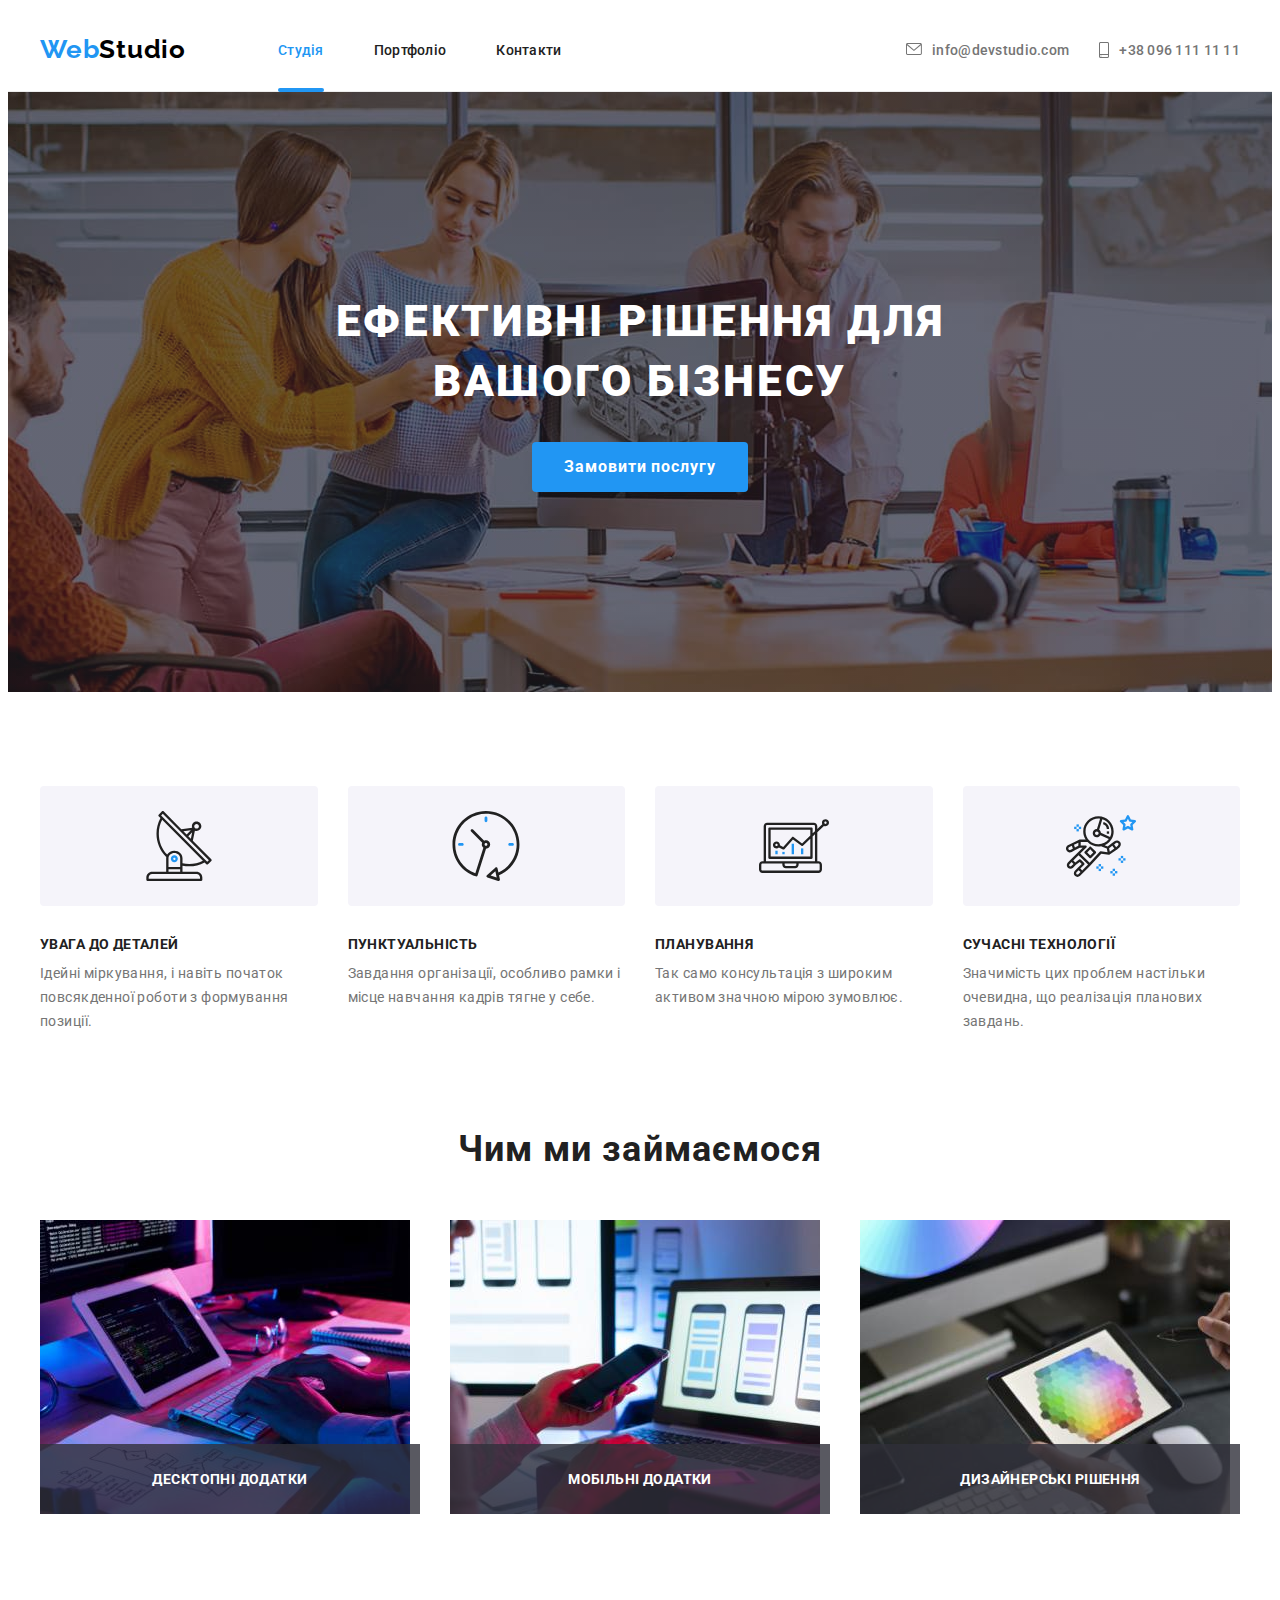
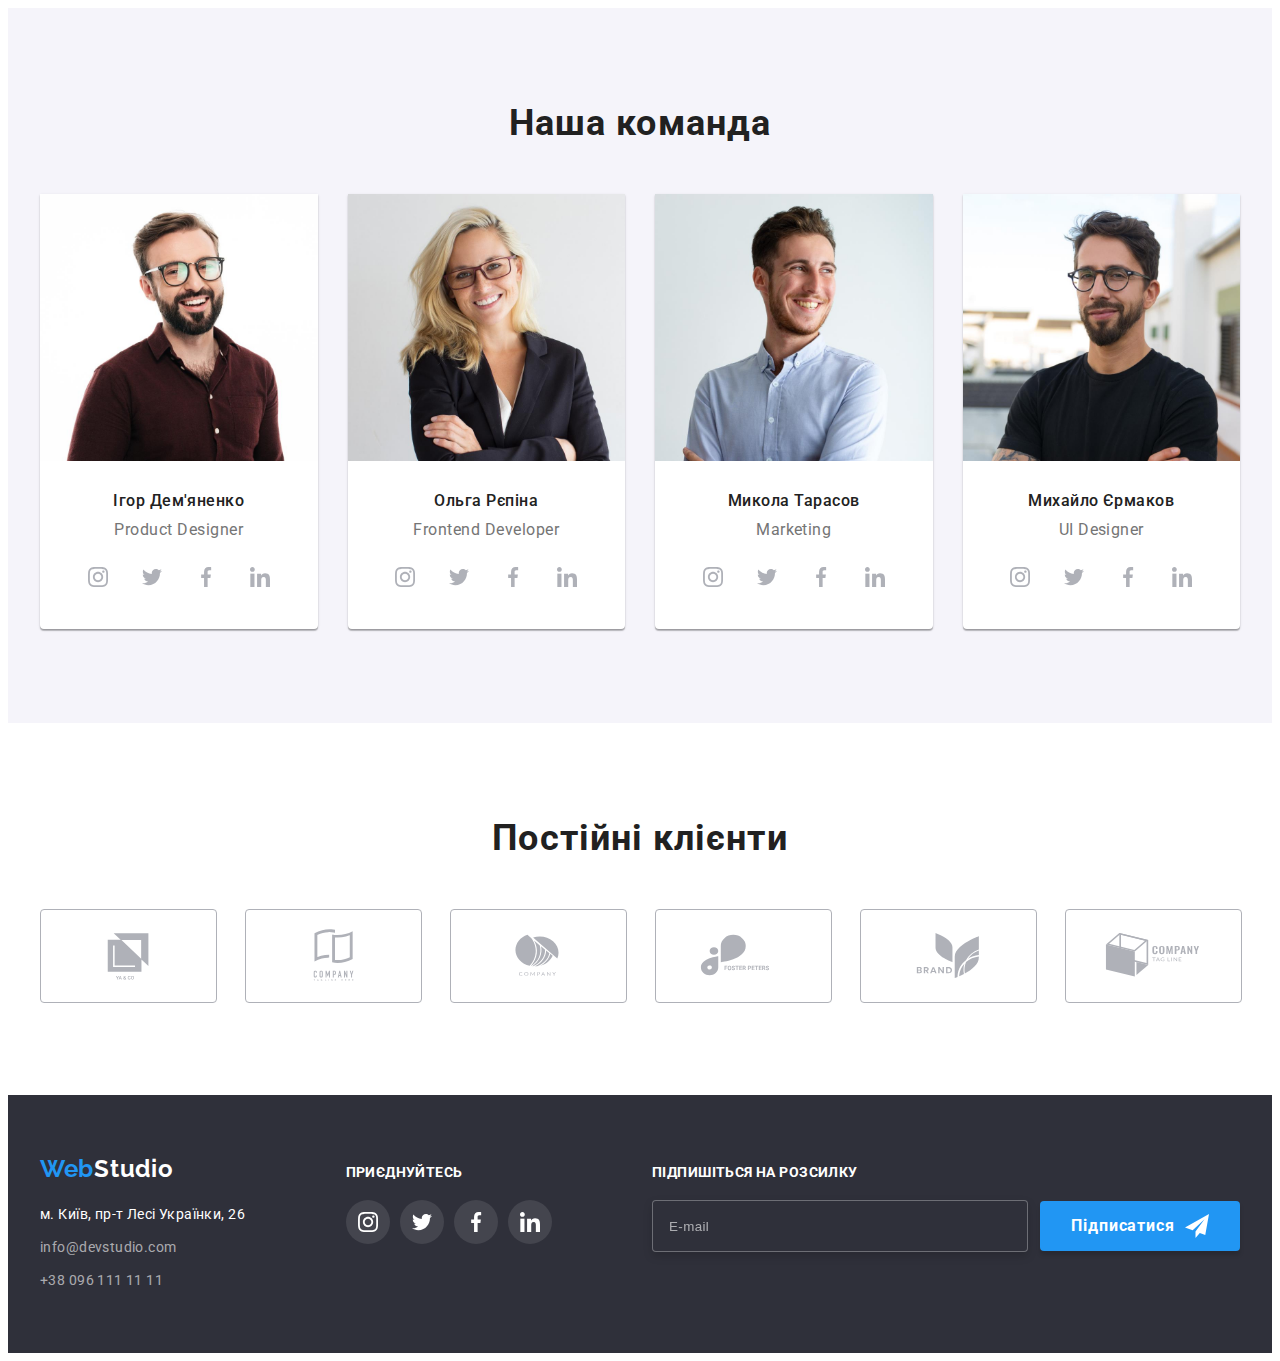
<file: index.html>
<!DOCTYPE html>
<html lang="uk">
  <head>
    <meta charset="UTF-8" />
    <meta http-equiv="X-UA-Compatible" content="IE=edge" />
    <meta name="viewport" content="width=device-width, initial-scale=1.0" />
    <title>Студія</title>
    <link
      href="https://fonts.googleapis.com/css2?family=Raleway:wght@700&family=Roboto:wght@400;500;700;900&display=swap"
      rel="stylesheet"
    />
    <link
      rel="stylesheet"
      href="https://cdnjs.cloudflare.com/ajax/libs/modern-normalize/1.1.0/modern-normalize.min.css"
      integrity="sha512-wpPYUAdjBVSE4KJnH1VR1HeZfpl1ub8YT/NKx4PuQ5NmX2tKuGu6U/JRp5y+Y8XG2tV+wKQpNHVUX03MfMFn9Q=="
      crossorigin="anonymous"
      referrerpolicy="no-referrer"
    />
    <link rel="stylesheet" href="./css/main.min.css" />
  </head>

  <body>
    <header>
      <div class="container header">
        <a href="./index.html" class="logo"
          >Web<span class="header-logo-ending">Studio</span>
        </a>
        <!---------- Mobile menu ---------->
        <button
          class="mobile-menu__button"
          type="button"
          aria-expanded="false"
          aria-controls="menu__container"
          data-menu-button
        >
          <svg
            width="40px"
            height="40px"
            aria-label="Переключатель мобильного меню"
          >
            <use
              class="mobile-menu__icon--open"
              href="./images/icons.svg#icon-menu"
            ></use>
            <use
              class="mobile-menu__icon--close"
              href="./images/icons.svg#icon-close-menu"
            ></use>
          </svg>
        </button>
        <div class="menu__container" id="menu__container" data-menu>
          <nav class="site-nav">
            <ul class="site-nav__list">
              <li class="site-nav__item">
                <a href="./index.html" class="current">Студія</a>
              </li>
              <li class="site-nav__item">
                <a href="./portfolio.html">Портфоліо</a>
              </li>
              <li class="site-nav__item"><a href="#contacts">Контакти</a></li>
            </ul>
          </nav>
          <div>
            <ul class="auth-nav">
              <li class="auth-nav__item">
                <a
                  href="mailto:info@devstudio.com"
                  class="auth-nav__item--mail button"
                >
                  <svg class="mail-icon" width="16px" height="12px">
                    <use href="./images/icons.svg#icon-envelope"></use></svg
                  >info@devstudio.com</a
                >
              </li>
              <li class="auth-nav__item">
                <a href="tel:+380961111111" class="auth-nav__item--tel button">
                  <svg class="smartphone-icon" width="10px" height="16px">
                    <use href="./images/icons.svg#icon-smartphone"></use></svg
                  >+38 096 111 11 11</a
                >
              </li>
            </ul>
            <ul class="menu-social__list">
              <li class="menu-social__item">
                <a
                  href="https://www.instagram.com/"
                  target="_blank"
                  rel="noopener noreferrer"
                  >Instagram</a
                >
              </li>
              <li class="menu-social__item">
                <a
                  href="https://twitter.com/"
                  target="_blank"
                  rel="noopener noreferrer"
                  >Twitter</a
                >
              </li>
              <li class="menu-social__item">
                <a
                  href="https://www.facebook.com/"
                  target="_blank"
                  rel="noopener noreferrer"
                  >Facebook</a
                >
              </li>
              <li class="menu-social__item">
                <a
                  href="https://www.linkedin.com/"
                  target="_blank"
                  rel="noopener noreferrer"
                  >LinkedIn</a
                >
              </li>
            </ul>
          </div>
        </div>
      </div>
    </header>

    <main>
      <!---------- Герой ---------->
      <section class="section hero">
        <div class="container hero__container">
          <h1 class="hero__title">Ефективні рішення для вашого бізнесу</h1>
          <button class="hero__button" type="button" data-modal-open>
            Замовити послугу
          </button>
        </div>
      </section>

      <!---------- Особливості ---------->
      <section class="section peculiarities">
        <div class="container">
          <h2 class="section__title visually-hidden">Особливості</h2>
          <ul class="section__list peculiarities__list">
            <li class="peculiarities__item">
              <div class="peculiarities__icon-container">
                <svg width="70px" height="70px" class="peculiarities__icon">
                  <use href="./images/icons.svg#icon-antenna"></use>
                </svg>
              </div>
              <h3 class="title peculiarities__title">Увага до деталей</h3>
              <p class="peculiarities__text">
                Ідейні міркування, і навіть початок повсякденної роботи з
                формування позиції.
              </p>
            </li>
            <li class="peculiarities__item">
              <div class="peculiarities__icon-container">
                <svg width="70px" height="70px" class="peculiarities__icon">
                  <use href="./images/icons.svg#icon-clock"></use>
                </svg>
              </div>
              <h3 class="title peculiarities__title">Пунктуальність</h3>
              <p class="peculiarities__text">
                Завдання організації, особливо рамки і місце навчання кадрів
                тягне у себе.
              </p>
            </li>
            <li class="peculiarities__item">
              <div class="peculiarities__icon-container">
                <svg width="70px" height="70px" class="peculiarities__icon">
                  <use href="./images/icons.svg#icon-diagram"></use>
                </svg>
              </div>
              <h3 class="title peculiarities__title">Планування</h3>
              <p class="peculiarities__text">
                Так само консультація з широким активом значною мірою зумовлює.
              </p>
            </li>
            <li class="peculiarities__item">
              <div class="peculiarities__icon-container">
                <svg width="70px" height="70px" class="peculiarities__icon">
                  <use href="./images/icons.svg#icon-astronaut"></use>
                </svg>
              </div>
              <h3 class="title peculiarities__title">Сучасні технології</h3>
              <p class="peculiarities__text">
                Значимість цих проблем настільки очевидна, що реалізація
                планових завдань.
              </p>
            </li>
          </ul>
        </div>
      </section>

      <!---------- Чим займаємося ---------->
      <section class="section works">
        <div class="container works">
          <h2 class="section__title">Чим ми займаємося</h2>
          <ul class="section__list works">
            <li class="works-item">
              <picture>
                <source
                  srcset="
                    ./images/works-img1-1x.jpg 1x,
                    ./images/works-img1-2x.jpg 2x
                  "
                  media="(min-width: 1200px)"
                />
                <img
                  src="./images/works-img1-1x.jpg"
                  alt="Програміст великим планом працює за своїм столом в офісі"
                  width="370"
                />
              </picture>
              <p class="works-item-img-text">Десктопні додатки</p>
            </li>
            <li class="works-item">
              <picture>
                <source
                  srcset="
                    ./images/works-img2-1x.jpg 1x,
                    ./images/works-img2-2x.jpg 2x
                  "
                  media="(min-width: 1200px)"
                />
                <img
                  src="./images/works-img2-1x.jpg"
                  alt="Веб-дизайнер працює над інтерфейсом мобільних телефонів"
                  width="370"
                />
              </picture>
              <p class="works-item-img-text">Мобільні додатки</p>
            </li>
            <li class="works-item">
              <picture>
                <source
                  srcset="
                    ./images/works-img3-1x.jpg 1x,
                    ./images/works-img3-2x.jpg 2x
                  "
                  media="(min-width: 1200px)"
                />
                <img
                  src="./images/works-img3-1x.jpg"
                  alt="Креативний художник з включеним графічним планшетом для вибору кольору"
                  width="370"
                />
              </picture>
              <p class="works-item-img-text">Дизайнерські рішення</p>
            </li>
          </ul>
        </div>
      </section>

      <!---------- Наша команда ---------->
      <section class="section team">
        <div class="container">
          <h2 class="section__title">Наша команда</h2>
          <ul class="section__list team">
            <li class="team-item">
              <picture>
                <source
                  srcset="
                    ./images/product-designer-desktop-1x.jpg 1x,
                    ./images/product-designer-desktop-2x.jpg 2x
                  "
                  media="(min-width: 1200px)"
                />
                <source
                  srcset="
                    ./images/product-designer-tab-1x.jpg 1x,
                    ./images/product-designer-tab-2x.jpg 2x
                  "
                  media="(min-width: 768px)"
                />
                <source
                  srcset="
                    ./images/product-designer-mob-1x.jpg 1x,
                    ./images/product-designer-mob-2x.jpg 2x
                  "
                  media="(min-width: 480px)"
                />
                <img
                  src="./images/product-designer-mob-1x.jpg"
                  alt="Ігор Дем'яненко"
                  width="450"
                />
              </picture>
              <div class="team-item-about">
                <h3 class="title">Ігор Дем'яненко</h3>
                <p class="text" lang="en">Product Designer</p>
                <ul class="social-list">
                  <li class="social-item">
                    <a
                      class="social-link"
                      href="https://www.instagram.com/"
                      target="_blank"
                      rel="noopener noreferrer"
                    >
                      <svg class="social-icon" width="20px" height="20px">
                        <use href="./images/icons.svg#icon-instagram"></use>
                      </svg>
                    </a>
                  </li>
                  <li class="social-item">
                    <a
                      class="social-link"
                      href="https://twitter.com/"
                      target="_blank"
                      rel="noopener noreferrer"
                    >
                      <svg class="social-icon" width="20px" height="20px">
                        <use href="./images/icons.svg#icon-twitter"></use>
                      </svg>
                    </a>
                  </li>
                  <li class="social-item">
                    <a
                      class="social-link"
                      href="https://www.facebook.com/"
                      target="_blank"
                      rel="noopener noreferrer"
                    >
                      <svg class="social-icon" width="20px" height="20px">
                        <use href="./images/icons.svg#icon-facebook"></use>
                      </svg>
                    </a>
                  </li>
                  <li class="social-item">
                    <a
                      class="social-link"
                      href="https://www.linkedin.com/"
                      target="_blank"
                      rel="noopener noreferrer"
                    >
                      <svg class="social-icon" width="20px" height="20px">
                        <use href="./images/icons.svg#icon-linkedin"></use>
                      </svg>
                    </a>
                  </li>
                </ul>
              </div>
            </li>
            <li class="team-item">
              <picture>
                <source
                  srcset="
                    ./images/frontend-developer-desktop-1x.jpg 1x,
                    ./images/frontend-developer-desktop-2x.jpg 2x
                  "
                  media="(min-width: 1200px)"
                />
                <source
                  srcset="
                    ./images/frontend-developer-tab-1x.jpg 1x,
                    ./images/frontend-developer-tab-2x.jpg 2x
                  "
                  media="(min-width: 768px)"
                />
                <source
                  srcset="
                    ./images/frontend-developer-mob-1x.jpg 1x,
                    ./images/frontend-developer-mob-2x.jpg 2x
                  "
                  media="(min-width: 480px)"
                />
                <img
                  src="./images/frontend-developer-mob-1x.jpg"
                  alt="Ольга Рєпіна"
                  width="450"
                />
              </picture>
              <div class="team-item-about">
                <h3 class="title">Ольга Рєпіна</h3>
                <p class="text" lang="en">Frontend Developer</p>
                <ul class="social-list">
                  <li class="social-item">
                    <a
                      class="social-link"
                      href="https://www.instagram.com/"
                      target="_blank"
                      rel="noopener noreferrer"
                    >
                      <svg class="social-icon" width="20px" height="20px">
                        <use href="./images/icons.svg#icon-instagram"></use>
                      </svg>
                    </a>
                  </li>
                  <li class="social-item">
                    <a
                      class="social-link"
                      href="https://twitter.com/"
                      target="_blank"
                      rel="noopener noreferrer"
                    >
                      <svg class="social-icon" width="20px" height="20px">
                        <use href="./images/icons.svg#icon-twitter"></use>
                      </svg>
                    </a>
                  </li>
                  <li class="social-item">
                    <a
                      class="social-link"
                      href="https://www.facebook.com/"
                      target="_blank"
                      rel="noopener noreferrer"
                    >
                      <svg class="social-icon" width="20px" height="20px">
                        <use href="./images/icons.svg#icon-facebook"></use>
                      </svg>
                    </a>
                  </li>
                  <li class="social-item">
                    <a
                      class="social-link"
                      href="https://www.linkedin.com/"
                      target="_blank"
                      rel="noopener noreferrer"
                    >
                      <svg class="social-icon" width="20px" height="20px">
                        <use href="./images/icons.svg#icon-linkedin"></use>
                      </svg>
                    </a>
                  </li>
                </ul>
              </div>
            </li>
            <li class="team-item">
              <picture>
                <source
                  srcset="
                    ./images/marketing-desktop-1x.jpg 1x,
                    ./images/marketing-desktop-2x.jpg 2x
                  "
                  media="(min-width: 1200px)"
                />
                <source
                  srcset="
                    ./images/marketing-tab-1x.jpg 1x,
                    ./images/marketing-tab-2x.jpg 2x
                  "
                  media="(min-width: 768px)"
                />
                <source
                  srcset="
                    ./images/marketing-mob-1x.jpg 1x,
                    ./images/marketing-mob-2x.jpg 2x
                  "
                  media="(min-width: 480px)"
                />
                <img
                  src="./images/marketing-mob-1x.jpg"
                  alt="Микола Тарасов"
                  width="450"
                />
              </picture>
              <div class="team-item-about">
                <h3 class="title">Микола Тарасов</h3>
                <p class="text" lang="en">Marketing</p>
                <ul class="social-list">
                  <li class="social-item">
                    <a
                      class="social-link"
                      href="https://www.instagram.com/"
                      target="_blank"
                      rel="noopener noreferrer"
                    >
                      <svg class="social-icon" width="20px" height="20px">
                        <use href="./images/icons.svg#icon-instagram"></use>
                      </svg>
                    </a>
                  </li>
                  <li class="social-item">
                    <a
                      class="social-link"
                      href="https://twitter.com/"
                      target="_blank"
                      rel="noopener noreferrer"
                    >
                      <svg class="social-icon" width="20px" height="20px">
                        <use href="./images/icons.svg#icon-twitter"></use>
                      </svg>
                    </a>
                  </li>
                  <li class="social-item">
                    <a
                      class="social-link"
                      href="https://www.facebook.com/"
                      target="_blank"
                      rel="noopener noreferrer"
                    >
                      <svg class="social-icon" width="20px" height="20px">
                        <use href="./images/icons.svg#icon-facebook"></use>
                      </svg>
                    </a>
                  </li>
                  <li class="social-item">
                    <a
                      class="social-link"
                      href="https://www.linkedin.com/"
                      target="_blank"
                      rel="noopener noreferrer"
                    >
                      <svg class="social-icon" width="20px" height="20px">
                        <use href="./images/icons.svg#icon-linkedin"></use>
                      </svg>
                    </a>
                  </li>
                </ul>
              </div>
            </li>
            <li class="team-item">
              <picture>
                <source
                  srcset="
                    ./images/ui-designer-desktop-1x.jpg 1x,
                    ./images/ui-designer-desktop-2x.jpg 2x
                  "
                  media="(min-width: 1200px)"
                />
                <source
                  srcset="
                    ./images/ui-designer-tab-1x.jpg 1x,
                    ./images/ui-designer-tab-2x.jpg 2x
                  "
                  media="(min-width: 768px)"
                />
                <source
                  srcset="
                    ./images/ui-designer-mob-1x.jpg 1x,
                    ./images/ui-designer-mob-2x.jpg 2x
                  "
                  media="(min-width: 480px)"
                />
                <img
                  src="./images/ui-designer-mob-1x.jpg"
                  alt="Михайло Єрмаков"
                  width="450"
                />
              </picture>
              <div class="team-item-about">
                <h3 class="title">Михайло Єрмаков</h3>
                <p class="text" lang="en">UI Designer</p>
                <ul class="social-list">
                  <li class="social-item">
                    <a
                      class="social-link"
                      href="https://www.instagram.com/"
                      target="_blank"
                      rel="noopener noreferrer"
                    >
                      <svg class="social-icon" width="20px" height="20px">
                        <use href="./images/icons.svg#icon-instagram"></use>
                      </svg>
                    </a>
                  </li>
                  <li class="social-item">
                    <a
                      class="social-link"
                      href="https://twitter.com/"
                      target="_blank"
                      rel="noopener noreferrer"
                    >
                      <svg class="social-icon" width="20px" height="20px">
                        <use href="./images/icons.svg#icon-twitter"></use>
                      </svg>
                    </a>
                  </li>
                  <li class="social-item">
                    <a
                      class="social-link"
                      href="https://www.facebook.com/"
                      target="_blank"
                      rel="noopener noreferrer"
                    >
                      <svg class="social-icon" width="20px" height="20px">
                        <use href="./images/icons.svg#icon-facebook"></use>
                      </svg>
                    </a>
                  </li>
                  <li class="social-item">
                    <a
                      class="social-link"
                      href="https://www.linkedin.com/"
                      target="_blank"
                      rel="noopener noreferrer"
                    >
                      <svg class="social-icon" width="20px" height="20px">
                        <use href="./images/icons.svg#icon-linkedin"></use>
                      </svg>
                    </a>
                  </li>
                </ul>
              </div>
            </li>
          </ul>
        </div>
      </section>

      <!---------- Наші клієнти ---------->
      <section class="section clients">
        <div class="container">
          <h2 class="section__title">Постійні клієнти</h2>
          <ul class="clients__list">
            <li class="clients__item">
              <a class="clients__link" href="">
                <svg class="clients__icon" width="106px" height="60px">
                  <use href="./images/icons.svg#icon-ya-and-co"></use>
                </svg>
              </a>
            </li>
            <li class="clients__item">
              <a class="clients__link" href="">
                <svg class="clients__icon" width="106px" height="60px">
                  <use
                    href="./images/icons.svg#icon-company-tag-line-here"
                  ></use>
                </svg>
              </a>
            </li>
            <li class="clients__item">
              <a class="clients__link" href="">
                <svg class="clients__icon" width="106px" height="60px">
                  <use href="./images/icons.svg#icon-company"></use>
                </svg>
              </a>
            </li>
            <li class="clients__item">
              <a class="clients__link" href="">
                <svg class="clients__icon" width="106px" height="60px">
                  <use href="./images/icons.svg#icon-foster-peters"></use>
                </svg>
              </a>
            </li>
            <li class="clients__item">
              <a class="clients__link" href="">
                <svg class="clients__icon" width="106px" height="60px">
                  <use href="./images/icons.svg#icon-brand"></use>
                </svg>
              </a>
            </li>
            <li class="clients__item">
              <a class="clients__link" href="">
                <svg class="clients__icon" width="106px" height="60px">
                  <use href="./images/icons.svg#icon-company-tag-line"></use>
                </svg>
              </a>
            </li>
          </ul>
        </div>
      </section>
    </main>

    <!---------- footer ---------->

    <footer>
      <div class="container">
        <div class="footer-container">
          <div class="logo-address-container">
            <a href="./index.html" class="logo"
              >Web<span class="footer-logo-ending">Studio</span></a
            >
            <address id="contacts">
              <ul class="address-list">
                <li class="address-item">
                  <a
                    href="https://goo.gl/maps/nT2pFgaQttPLfZXJ7"
                    class="map-link address-link"
                    >м. Київ, пр-т Лесі Українки, 26</a
                  >
                </li>
                <li class="address-item">
                  <a href="mailto:info@devstudio.com" class="address-link"
                    >info@devstudio.com</a
                  >
                </li>
                <li class="address-item">
                  <a href="tel:+380961111111" class="address-link"
                    >+38 096 111 11 11</a
                  >
                </li>
              </ul>
            </address>
          </div>
          <div class="footer-join">
            <p class="footer-join-title">Приєднуйтесь</p>
            <ul class="footer-join-list">
              <li class="footer-join-item">
                <a
                  class="footer-join-link"
                  href="https://www.instagram.com/"
                  target="_blank"
                  rel="noopener noreferrer"
                  ><svg class="footer-join-icon" width="20px" height="20px">
                    <use href="./images/icons.svg#icon-instagram"></use></svg
                ></a>
              </li>
              <li class="footer-join-item">
                <a
                  class="footer-join-link"
                  href="https://twitter.com/"
                  target="_blank"
                  rel="noopener noreferrer"
                  ><svg class="footer-join-icon" width="20px" height="20px">
                    <use href="./images/icons.svg#icon-twitter"></use></svg
                ></a>
              </li>
              <li class="footer-join-item">
                <a
                  class="footer-join-link"
                  href="https://www.facebook.com/"
                  target="_blank"
                  rel="noopener noreferrer"
                  ><svg class="footer-join-icon" width="20px" height="20px">
                    <use href="./images/icons.svg#icon-facebook"></use></svg
                ></a>
              </li>
              <li class="footer-join-item">
                <a
                  class="footer-join-link"
                  href="https://www.linkedin.com/"
                  target="_blank"
                  rel="noopener noreferrer"
                  ><svg class="footer-join-icon" width="20px" height="20px">
                    <use href="./images/icons.svg#icon-linkedin"></use></svg
                ></a>
              </li>
            </ul>
          </div>
          <div class="footer-subscription">
            <h3 class="footer-subscription-title">Підпишіться на розсилку</h3>
            <form class="footer-subscription-form">
              <label for="footer-subscription-email"></label>
              <input
                type="email"
                name="email"
                placeholder="E-mail"
                id="footer-subscription-email"
              />
              <button
                class="footer-subscription-button hero__button"
                type="submit"
              >
                Підписатися
                <svg
                  class="footer-subscription-icon"
                  width="24px"
                  height="24px"
                >
                  <use href="./images/icons.svg#icon-send"></use>
                </svg>
              </button>
            </form>
          </div>
        </div>
      </div>
    </footer>

    <!---------- backdrop ---------->

    <div class="backdrop is-hidden" data-modal>
      <div class="modal">
        <button class="modal-button" type="button" data-modal-close>
          <svg class="modal-button-icon" width="11px" height="11px">
            <use href="./images/icons.svg#icon-close"></use>
          </svg>
        </button>
        <h2 class="modal-title">Залиште свої дані, ми вам передзвонимо</h2>
        <form class="modal-form">
          <div class="modal-form-field-list">
            <div class="modal-form-field">
              <label for="name">Ім'я</label>
              <div class="modal-form-field-input">
                <input type="text" name="name" id="name" />
                <svg class="modal-form-icon" width="18px" height="18px">
                  <use href="./images/icons.svg#icon-person"></use>
                </svg>
              </div>
            </div>
            <div class="modal-form-field">
              <label for="tel">Телефон</label>
              <div class="modal-form-field-input">
                <input type="tel" name="tel" id="tel" />
                <svg class="modal-form-icon" width="18px" height="18px">
                  <use href="./images/icons.svg#icon-phone"></use>
                </svg>
              </div>
            </div>
            <div class="modal-form-field">
              <label for="email">Пошта</label>
              <div class="modal-form-field-input">
                <input type="email" name="email" id="email" />
                <svg class="modal-form-icon" width="18px" height="18px">
                  <use href="./images/icons.svg#icon-email"></use>
                </svg>
              </div>
            </div>
            <div class="modal-form-field">
              <label for="textarea">Коментар</label>
              <textarea
                name="coment"
                id="textarea"
                rows="10"
                placeholder="Введіть текст"
              ></textarea>
            </div>
          </div>
          <div class="modal-form-checkbox">
            <label class="modal-form-checkbox-label">
              <input type="checkbox" />
              <svg class="modal-form-checkbox-icon" width="15px" height="15px">
                <use href="./images/icons.svg#icon-checkbox"></use>
              </svg>
              <span>
                Погоджуюся з розсилкою та приймаю<a href="">Умови договору</a>
              </span>
            </label>
          </div>
          <button class="form-button hero__button" type="submit">
            Відправити
          </button>
        </form>
      </div>
    </div>

    <script src="./js/modal.js"></script>
    <script src="./js/mobile-menu.js"></script>
  </body>
</html>
</file>
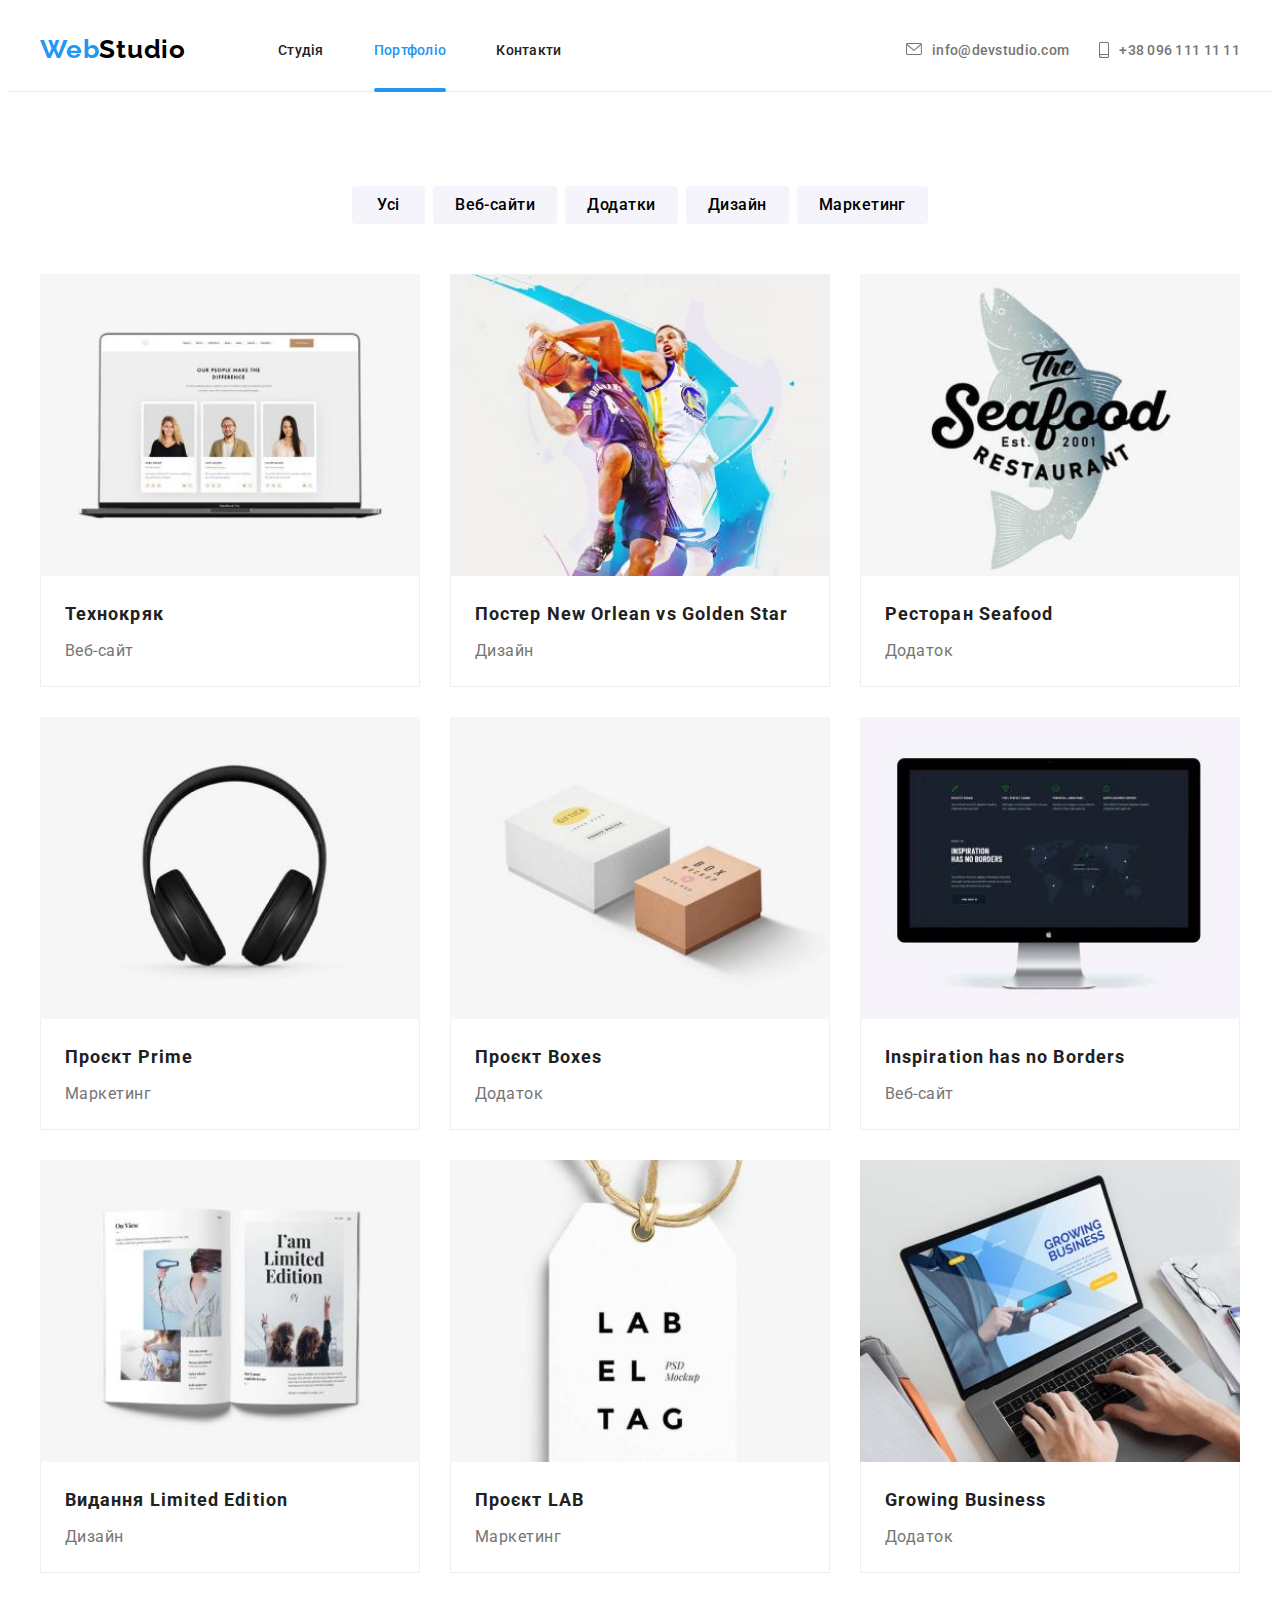
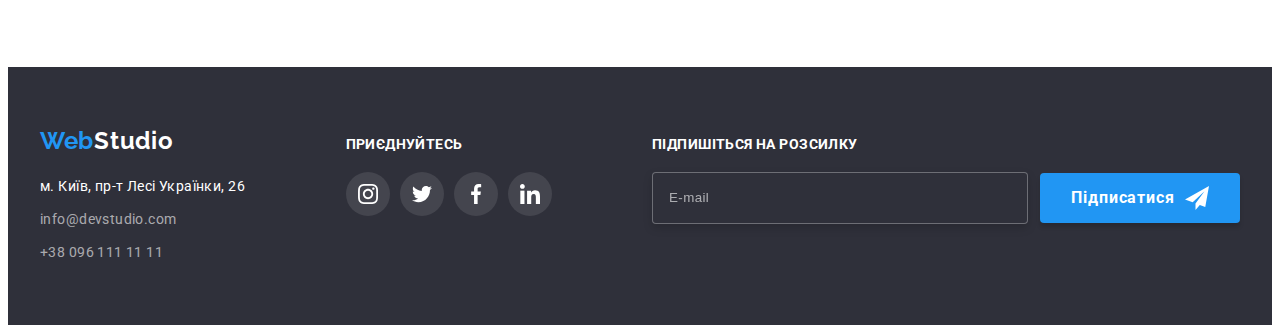
<file: portfolio.html>
<!DOCTYPE html>
<html lang="uk">
  <head>
    <meta charset="UTF-8" />
    <meta http-equiv="X-UA-Compatible" content="IE=edge" />
    <meta name="viewport" content="width=device-width, initial-scale=1.0" />
    <title>Портфоліо</title>
    <link
      href="https://fonts.googleapis.com/css2?family=Raleway:wght@700&family=Roboto:wght@400;500;700;900&display=swap"
      rel="stylesheet"
    />
    <link
      rel="stylesheet"
      href="https://cdnjs.cloudflare.com/ajax/libs/modern-normalize/1.1.0/modern-normalize.min.css"
      integrity="sha512-wpPYUAdjBVSE4KJnH1VR1HeZfpl1ub8YT/NKx4PuQ5NmX2tKuGu6U/JRp5y+Y8XG2tV+wKQpNHVUX03MfMFn9Q=="
      crossorigin="anonymous"
      referrerpolicy="no-referrer"
    />
    <link rel="stylesheet" href="./css/main.min.css" />
  </head>

  <body>
    <header>
      <div class="container header">
        <a href="./index.html" class="logo"
          >Web<span class="header-logo-ending">Studio</span>
        </a>
        <!---------- Mobile menu ---------->
        <button
          class="mobile-menu__button"
          type="button"
          aria-expanded="false"
          aria-controls="menu__container"
          data-menu-button
        >
          <svg
            width="40px"
            height="40px"
            aria-label="Переключатель мобильного меню"
          >
            <use
              class="mobile-menu__icon--open"
              href="./images/icons.svg#icon-menu"
            ></use>
            <use
              class="mobile-menu__icon--close"
              href="./images/icons.svg#icon-close-menu"
            ></use>
          </svg>
        </button>
        <div class="menu__container" id="menu__container" data-menu>
          <nav class="site-nav">
            <ul class="site-nav__list">
              <li class="site-nav__item">
                <a href="./index.html">Студія</a>
              </li>
              <li class="site-nav__item">
                <a href="./portfolio.html" class="current">Портфоліо</a>
              </li>
              <li class="site-nav__item"><a href="#contacts">Контакти</a></li>
            </ul>
          </nav>
          <div>
            <ul class="auth-nav">
              <li class="auth-nav__item">
                <a
                  href="mailto:info@devstudio.com"
                  class="auth-nav__item--mail button"
                >
                  <svg class="mail-icon" width="16px" height="12px">
                    <use href="./images/icons.svg#icon-envelope"></use></svg
                  >info@devstudio.com</a
                >
              </li>
              <li class="auth-nav__item">
                <a href="tel:+380961111111" class="auth-nav__item--tel button">
                  <svg class="smartphone-icon" width="10px" height="16px">
                    <use href="./images/icons.svg#icon-smartphone"></use></svg
                  >+38 096 111 11 11</a
                >
              </li>
            </ul>
            <ul class="menu-social__list">
              <li class="menu-social__item">
                <a href="">Instagram</a>
              </li>
              <li class="menu-social__item">
                <a href="">Twitter</a>
              </li>
              <li class="menu-social__item">
                <a href="">Facebook</a>
              </li>
              <li class="menu-social__item">
                <a href="">LinkedIn</a>
              </li>
            </ul>
          </div>
        </div>
      </div>
    </header>

    <main>
      <section class="section portfolio">
        <div class="container">
          <h1 class="visually-hidden">Портфоліо</h1>
          <ul class="portfolio__list--button">
            <li>
              <button class="portfolio__button" type="button">Усі</button>
            </li>
            <li>
              <button class="portfolio__button" type="button">Веб-сайти</button>
            </li>
            <li>
              <button class="portfolio__button" type="button">Додатки</button>
            </li>
            <li>
              <button class="portfolio__button" type="button">Дизайн</button>
            </li>
            <li>
              <button class="portfolio__button" type="button">Маркетинг</button>
            </li>
          </ul>
          <ul class="portfolio__list">
            <li class="portfolio__item">
              <a class="portfolio__link" href="">
                <div class="portfolio__img">
                  <picture>
                    <source
                      srcset="
                        ./images/portfolio1-desktop-1x.jpg 1x,
                        ./images/portfolio1-desktop-2x.jpg 2x
                      "
                      media="(min-width: 1200px)"
                    />
                    <source
                      srcset="
                        ./images/portfolio1-tab-1x.jpg 1x,
                        ./images/portfolio1-tab-2x.jpg 2x
                      "
                      media="(min-width: 768px)"
                    />
                    <source
                      srcset="
                        ./images/portfolio1-mob-1x.jpg 1x,
                        ./images/portfolio1-mob-2x.jpg 2x
                      "
                      media="(min-width: 480px)"
                    />
                    <img
                      src="./images/portfolio1-mob-1x.jpg"
                      alt="Відкритий ноутбук з зображенням фотографій людей з описом до них"
                      width="450"
                    />
                  </picture>
                  <div class="portfolio__description">
                    <p>
                      Ресурс пропонує комплексні пропозиції з різним рівнем
                      функціоналу та сервісів. Все це дозволить відвідувачу
                      отримати вичерпні відомості про компанію чи приватну
                      особу.
                    </p>
                  </div>
                </div>
                <div class="portfolio__project">
                  <h2 class="portfolio__title">Технокряк</h2>
                  <p class="portfolio__text">Веб-сайт</p>
                </div>
              </a>
            </li>
            <li class="portfolio__item">
              <a class="portfolio__link" href="">
                <div class="portfolio__img">
                  <picture>
                    <source
                      srcset="
                        ./images/portfolio2-desktop-1x.jpg 1x,
                        ./images/portfolio2-desktop-2x.jpg 2x
                      "
                      media="(min-width: 1200px)"
                    />
                    <source
                      srcset="
                        ./images/portfolio2-tab-1x.jpg 1x,
                        ./images/portfolio2-tab-2x.jpg 2x
                      "
                      media="(min-width: 768px)"
                    />
                    <source
                      srcset="
                        ./images/portfolio2-mob-1x.jpg 1x,
                        ./images/portfolio2-mob-2x.jpg 2x
                      "
                      media="(min-width: 480px)"
                    />
                    <img
                      src="./images/portfolio2-mob-1x.jpg"
                      alt="Два баскетболіста під час гри з мʼячем"
                      width="450"
                    />
                  </picture>
                  <div class="portfolio__description">
                    <p>
                      Ресурс пропонує комплексні пропозиції з різним рівнем
                      функціоналу та сервісів. Все це дозволить відвідувачу
                      отримати вичерпні відомості про компанію чи приватну
                      особу.
                    </p>
                  </div>
                </div>
                <div class="portfolio__project">
                  <h2 class="portfolio__title">
                    Постер <span lang="en">New Orlean vs Golden Star</span>
                  </h2>
                  <p class="portfolio__text">Дизайн</p>
                </div></a
              >
            </li>
            <li class="portfolio__item">
              <a class="portfolio__link" href="">
                <div class="portfolio__img">
                  <picture>
                    <source
                      srcset="
                        ./images/portfolio3-desktop-1x.jpg 1x,
                        ./images/portfolio3-desktop-2x.jpg 2x
                      "
                      media="(min-width: 1200px)"
                    />
                    <source
                      srcset="
                        ./images/portfolio3-tab-1x.jpg 1x,
                        ./images/portfolio3-tab-2x.jpg 2x
                      "
                      media="(min-width: 768px)"
                    />
                    <source
                      srcset="
                        ./images/portfolio3-mob-1x.jpg 1x,
                        ./images/portfolio3-mob-2x.jpg 2x
                      "
                      media="(min-width: 480px)"
                    />
                    <img
                      src="./images/portfolio3-mob-1x.jpg"
                      alt="Логотип з назвою рибного ресторану"
                      width="450"
                    />
                  </picture>
                  <div class="portfolio__description">
                    <p>
                      Ресурс пропонує комплексні пропозиції з різним рівнем
                      функціоналу та сервісів. Все це дозволить відвідувачу
                      отримати вичерпні відомості про компанію чи приватну
                      особу.
                    </p>
                  </div>
                </div>
                <div class="portfolio__project">
                  <h2 class="portfolio__title">
                    Ресторан <span lang="en">Seafood</span>
                  </h2>
                  <p class="portfolio__text">Додаток</p>
                </div></a
              >
            </li>
            <li class="portfolio__item">
              <a class="portfolio__link" href="">
                <div class="portfolio__img">
                  <picture>
                    <source
                      srcset="
                        ./images/portfolio4-desktop-1x.jpg 1x,
                        ./images/portfolio4-desktop-2x.jpg 2x
                      "
                      media="(min-width: 1200px)"
                    />
                    <source
                      srcset="
                        ./images/portfolio4-tab-1x.jpg 1x,
                        ./images/portfolio4-tab-2x.jpg 2x
                      "
                      media="(min-width: 768px)"
                    />
                    <source
                      srcset="
                        ./images/portfolio4-mob-1x.jpg 1x,
                        ./images/portfolio4-mob-2x.jpg 2x
                      "
                      media="(min-width: 480px)"
                    />
                    <img
                      src="./images/portfolio4-mob-1x.jpg"
                      alt="Студійні навушники"
                      width="450"
                    />
                  </picture>
                  <div class="portfolio__description">
                    <p>
                      Ресурс пропонує комплексні пропозиції з різним рівнем
                      функціоналу та сервісів. Все це дозволить відвідувачу
                      отримати вичерпні відомості про компанію чи приватну
                      особу.
                    </p>
                  </div>
                </div>
                <div class="portfolio__project">
                  <h2 class="portfolio__title">
                    Проєкт <span lang="en">Prime</span>
                  </h2>
                  <p class="portfolio__text">Маркетинг</p>
                </div></a
              >
            </li>
            <li class="portfolio__item">
              <a class="portfolio__link" href="">
                <div class="portfolio__img">
                  <picture>
                    <source
                      srcset="
                        ./images/portfolio5-desktop-1x.jpg 1x,
                        ./images/portfolio5-desktop-2x.jpg 2x
                      "
                      media="(min-width: 1200px)"
                    />
                    <source
                      srcset="
                        ./images/portfolio5-tab-1x.jpg 1x,
                        ./images/portfolio5-tab-2x.jpg 2x
                      "
                      media="(min-width: 768px)"
                    />
                    <source
                      srcset="
                        ./images/portfolio5-mob-1x.jpg 1x,
                        ./images/portfolio5-mob-2x.jpg 2x
                      "
                      media="(min-width: 480px)"
                    />
                    <img
                      src="./images/portfolio5-mob-1x.jpg"
                      alt="Дві перпендикулярно лежачі коробки різного розміру, кольору та різними логотипами "
                      width="450"
                    />
                  </picture>
                  <div class="portfolio__description">
                    <p>
                      Ресурс пропонує комплексні пропозиції з різним рівнем
                      функціоналу та сервісів. Все це дозволить відвідувачу
                      отримати вичерпні відомості про компанію чи приватну
                      особу.
                    </p>
                  </div>
                </div>
                <div class="portfolio__project">
                  <h2 class="portfolio__title">
                    Проєкт <span lang="en">Boxes</span>
                  </h2>
                  <p class="portfolio__text">Додаток</p>
                </div></a
              >
            </li>
            <li class="portfolio__item">
              <a class="portfolio__link" href="">
                <div class="portfolio__img">
                  <picture>
                    <source
                      srcset="
                        ./images/portfolio6-desktop-1x.jpg 1x,
                        ./images/portfolio6-desktop-2x.jpg 2x
                      "
                      media="(min-width: 1200px)"
                    />
                    <source
                      srcset="
                        ./images/portfolio6-tab-1x.jpg 1x,
                        ./images/portfolio6-tab-2x.jpg 2x
                      "
                      media="(min-width: 768px)"
                    />
                    <source
                      srcset="
                        ./images/portfolio6-mob-1x.jpg 1x,
                        ./images/portfolio6-mob-2x.jpg 2x
                      "
                      media="(min-width: 480px)"
                    />
                    <img
                      src="./images/portfolio6-mob-1x.jpg"
                      alt="Монітор з зображенням сайту"
                      width="450"
                    />
                  </picture>
                  <div class="portfolio__description">
                    <p>
                      Ресурс пропонує комплексні пропозиції з різним рівнем
                      функціоналу та сервісів. Все це дозволить відвідувачу
                      отримати вичерпні відомості про компанію чи приватну
                      особу.
                    </p>
                  </div>
                </div>
                <div class="portfolio__project">
                  <h2 class="portfolio__title" lang="en">
                    Inspiration has no Borders
                  </h2>
                  <p class="portfolio__text">Веб-сайт</p>
                </div></a
              >
            </li>
            <li class="portfolio__item">
              <a class="portfolio__link" href="">
                <div class="portfolio__img">
                  <picture>
                    <source
                      srcset="
                        ./images/portfolio7-desktop-1x.jpg 1x,
                        ./images/portfolio7-desktop-2x.jpg 2x
                      "
                      media="(min-width: 1200px)"
                    />
                    <source
                      srcset="
                        ./images/portfolio7-tab-1x.jpg 1x,
                        ./images/portfolio7-tab-2x.jpg 2x
                      "
                      media="(min-width: 768px)"
                    />
                    <source
                      srcset="
                        ./images/portfolio7-mob-1x.jpg 1x,
                        ./images/portfolio7-mob-2x.jpg 2x
                      "
                      media="(min-width: 480px)"
                    />
                    <img
                      src="./images/portfolio7-mob-1x.jpg"
                      alt="Відкрита книга з картиками та описом"
                      width="450"
                    />
                  </picture>
                  <div class="portfolio__description">
                    <p>
                      Ресурс пропонує комплексні пропозиції з різним рівнем
                      функціоналу та сервісів. Все це дозволить відвідувачу
                      отримати вичерпні відомості про компанію чи приватну
                      особу.
                    </p>
                  </div>
                </div>
                <div class="portfolio__project">
                  <h2 class="portfolio__title">
                    Видання <span lang="en">Limited Edition</span>
                  </h2>
                  <p class="portfolio__text">Дизайн</p>
                </div></a
              >
            </li>
            <li class="portfolio__item">
              <a class="portfolio__link" href="">
                <div class="portfolio__img">
                  <picture>
                    <source
                      srcset="
                        ./images/portfolio8-desktop-1x.jpg 1x,
                        ./images/portfolio8-desktop-2x.jpg 2x
                      "
                      media="(min-width: 1200px)"
                    />
                    <source
                      srcset="
                        ./images/portfolio8-tab-1x.jpg 1x,
                        ./images/portfolio8-tab-2x.jpg 2x
                      "
                      media="(min-width: 768px)"
                    />
                    <source
                      srcset="
                        ./images/portfolio8-mob-1x.jpg 1x,
                        ./images/portfolio8-mob-2x.jpg 2x
                      "
                      media="(min-width: 480px)"
                    />
                    <img
                      src="./images/portfolio8-mob-1x.jpg"
                      alt="Етикетка на шнурку з назвою бренда"
                      width="450"
                    />
                  </picture>
                  <div class="portfolio__description">
                    <p>
                      Ресурс пропонує комплексні пропозиції з різним рівнем
                      функціоналу та сервісів. Все це дозволить відвідувачу
                      отримати вичерпні відомості про компанію чи приватну
                      особу.
                    </p>
                  </div>
                </div>
                <div class="portfolio__project">
                  <h2 class="portfolio__title">
                    Проєкт <span lang="en">LAB</span>
                  </h2>
                  <p class="portfolio__text">Маркетинг</p>
                </div></a
              >
            </li>
            <li class="portfolio__item">
              <a class="portfolio__link" href="">
                <div class="portfolio__img">
                  <picture>
                    <source
                      srcset="
                        ./images/portfolio9-desktop-1x.jpg 1x,
                        ./images/portfolio9-desktop-2x.jpg 2x
                      "
                      media="(min-width: 1200px)"
                    />
                    <source
                      srcset="
                        ./images/portfolio9-tab-1x.jpg 1x,
                        ./images/portfolio9-tab-2x.jpg 2x
                      "
                      media="(min-width: 768px)"
                    />
                    <source
                      srcset="
                        ./images/portfolio9-mob-1x.jpg 1x,
                        ./images/portfolio9-mob-2x.jpg 2x
                      "
                      media="(min-width: 480px)"
                    />
                    <img
                      src="./images/portfolio9-mob-1x.jpg"
                      alt="Відкритий ноутбук за яким знаходиться людина з зображенням сайту"
                      width="450"
                    />
                  </picture>
                  <div class="portfolio__description">
                    <p>
                      Ресурс пропонує комплексні пропозиції з різним рівнем
                      функціоналу та сервісів. Все це дозволить відвідувачу
                      отримати вичерпні відомості про компанію чи приватну
                      особу.
                    </p>
                  </div>
                </div>
                <div class="portfolio__project">
                  <h2 class="portfolio__title" lang="en">Growing Business</h2>
                  <p class="portfolio__text">Додаток</p>
                </div></a
              >
            </li>
          </ul>
        </div>
      </section>
    </main>

    <!---------- footer ---------->

    <footer>
      <div class="container">
        <div class="footer-container">
          <div class="logo-address-container">
            <a href="./index.html" class="logo"
              >Web<span class="footer-logo-ending">Studio</span></a
            >
            <address id="contacts">
              <ul class="address-list">
                <li class="address-item">
                  <a
                    href="https://goo.gl/maps/nT2pFgaQttPLfZXJ7"
                    class="map-link address-link"
                    >м. Київ, пр-т Лесі Українки, 26</a
                  >
                </li>
                <li class="address-item">
                  <a href="mailto:info@devstudio.com" class="address-link"
                    >info@devstudio.com</a
                  >
                </li>
                <li class="address-item">
                  <a href="tel:+380961111111" class="address-link"
                    >+38 096 111 11 11</a
                  >
                </li>
              </ul>
            </address>
          </div>
          <div class="footer-join">
            <p class="footer-join-title">Приєднуйтесь</p>
            <ul class="footer-join-list">
              <li class="footer-join-item">
                <a
                  class="footer-join-link"
                  href="https://www.instagram.com/"
                  target="_blank"
                  rel="noopener noreferrer"
                  ><svg class="footer-join-icon" width="20px" height="20px">
                    <use href="./images/icons.svg#icon-instagram"></use></svg
                ></a>
              </li>
              <li class="footer-join-item">
                <a
                  class="footer-join-link"
                  href="https://twitter.com/"
                  target="_blank"
                  rel="noopener noreferrer"
                  ><svg class="footer-join-icon" width="20px" height="20px">
                    <use href="./images/icons.svg#icon-twitter"></use></svg
                ></a>
              </li>
              <li class="footer-join-item">
                <a
                  class="footer-join-link"
                  href="https://www.facebook.com/"
                  target="_blank"
                  rel="noopener noreferrer"
                  ><svg class="footer-join-icon" width="20px" height="20px">
                    <use href="./images/icons.svg#icon-facebook"></use></svg
                ></a>
              </li>
              <li class="footer-join-item">
                <a
                  class="footer-join-link"
                  href="https://www.linkedin.com/"
                  target="_blank"
                  rel="noopener noreferrer"
                  ><svg class="footer-join-icon" width="20px" height="20px">
                    <use href="./images/icons.svg#icon-linkedin"></use></svg
                ></a>
              </li>
            </ul>
          </div>
          <div class="footer-subscription">
            <h3 class="footer-subscription-title">Підпишіться на розсилку</h3>
            <form class="footer-subscription-form">
              <label for="footer-subscription-email"></label>
              <input
                type="email"
                name="email"
                placeholder="E-mail"
                id="footer-subscription-email"
              />
              <button
                class="footer-subscription-button hero__button"
                type="submit"
              >
                Підписатися
                <svg
                  class="footer-subscription-icon"
                  width="24px"
                  height="24px"
                >
                  <use href="./images/icons.svg#icon-send"></use>
                </svg>
              </button>
            </form>
          </div>
        </div>
      </div>
    </footer>

    <script src="./js/mobile-menu.js"></script>
  </body>
</html>
</file>
<file: css/main.min.css>
:root{--primary-text-color: #757575;--title-text-color: #212121;--accent-color: #2196f3}.section{padding-top:60px;padding-bottom:60px}@media screen and (min-width: 1200px){.section{padding-top:94px;padding-bottom:94px}}.visually-hidden{position:absolute;width:1px;height:1px;margin:-1px;border:0;padding:0;white-space:nowrap;-webkit-clip-path:inset(100%);clip-path:inset(100%);clip:rect(0 0 0 0);overflow:hidden}h1,h2,h3,h4,h5,h6,p{margin:0}a{text-decoration:none}ul{list-style:none;margin:0;display:block;padding:0}img{display:block}body{background-color:#fff;color:var(--primary-text-color);font-family:Roboto,sans-serif}button{font-family:inherit;font-weight:500;font-size:16px;line-height:1.625;text-align:center;letter-spacing:.03em;border:0;border-radius:4px;background-color:#f5f4fa;cursor:pointer}.container{margin-left:auto;margin-right:auto;padding-left:15px;padding-right:15px;min-width:200px}@media screen and (min-width: 480px){.container{width:480px}}@media screen and (min-width: 768px){.container{width:768px}}@media screen and (min-width: 1200px){.container{width:1200px}}.section__title{margin-bottom:30px;font-weight:700;font-size:28px;line-height:1.1785;letter-spacing:.03em;text-align:center;color:var(--title-text-color)}@media screen and (min-width: 1200px){.section__title{margin-bottom:50px;font-size:36px;line-height:1.1666}}.section__list .title{margin-bottom:10px}img{display:block;max-width:100%;height:auto}header{border-bottom:1px solid #ececec}.container.header{position:relative;display:flex;align-items:center;justify-content:space-between;height:60px}@media screen and (max-width: 767px){.container.header{width:100%}}@media screen and (min-width: 768px){.container.header{height:auto}}.logo{display:flex;color:var(--accent-color);font-family:Raleway,sans-serif;font-weight:700;font-size:24px;line-height:1.1666;letter-spacing:.03em}@media screen and (min-width: 768px){.header .logo{margin-right:87px}}@media screen and (min-width: 1200px){.header .logo{margin-right:92px;font-size:26px;line-height:1.1923}}.header-logo-ending{color:#000}.mobile-menu__button{width:40px;height:40px;background-color:rgba(0,0,0,0);padding:0;z-index:2}.mobile-menu__button:hover,.mobile-menu__button:focus{color:var(--accent-color)}@media screen and (min-width: 768px){.mobile-menu__button{display:none}}.mobile-menu__icon--open{fill:currentColor}.mobile-menu__button.is-open .mobile-menu__icon--open{display:none}.mobile-menu__icon--close{display:none;fill:currentColor}.mobile-menu__button.is-open .mobile-menu__icon--close{display:block}.menu__container{width:100%}@media screen and (max-width: 767px){.menu__container{display:none;position:fixed;top:0;left:0;height:100vh;padding:48px 40px;background-color:#fff;z-index:1}.menu__container.is-open{display:flex;flex-direction:column;justify-content:space-between}}@media screen and (min-width: 768px){.menu__container{display:flex;align-items:center;justify-content:space-between}}.menu-social__list{display:flex;flex-wrap:wrap;gap:10px;margin-top:64px}@media screen and (min-width: 768px){.menu-social__list{display:none}}.menu-social__item:not(:last-child)::after{content:"";padding-right:10px;border-right:1px solid rgba(33,33,33,.2)}.menu-social__list a{font-weight:500;font-size:18px;line-height:1.2222;letter-spacing:.02em;color:var(--accent-color)}.site-nav__list{display:flex;flex-direction:column;gap:32px}@media screen and (min-width: 768px){.site-nav__list{display:flex;flex-direction:row;gap:50px;margin-top:32px;margin-bottom:32px}}.site-nav__list a{font-weight:500;font-size:40px;line-height:1.175;letter-spacing:.02em;color:var(--title-text-color);transition:color 250ms cubic-bezier(0.4, 0, 0.2, 1)}@media screen and (min-width: 768px){.site-nav__list a{font-size:14px;line-height:1.1428}}.site-nav__list a:hover,.site-nav__list a:focus{color:var(--accent-color)}.site-nav__list .current{color:var(--accent-color);position:relative}@media screen and (min-width: 768px){.site-nav__list .current::after{content:"";position:absolute;top:48px;left:0;transform:translate(0, -50%);width:100%;height:4px;background:#2196f3;border-radius:2px}}.auth-nav{display:flex;flex-direction:column-reverse;gap:32px}@media screen and (min-width: 768px)and (max-width: 1199px){.auth-nav{display:flex;flex-direction:column;gap:10px}}@media screen and (min-width: 1200px){.auth-nav{display:flex;flex-direction:row;gap:30px}}.auth-nav .button{display:flex;align-items:center;gap:10px;color:var(--primary-text-color);font-weight:500;letter-spacing:.02em;transition:color 250ms cubic-bezier(0.4, 0, 0.2, 1)}@media screen and (min-width: 768px){.auth-nav .button{font-size:12px;line-height:1.1666}}.auth-nav .button:hover,.auth-nav .button:focus{color:var(--accent-color)}@media screen and (min-width: 1200px){.auth-nav .button{font-size:14px;line-height:1.1428}}@media screen and (max-width: 767px){.auth-nav__item--mail.button{font-size:24px;line-height:28px}}@media screen and (max-width: 767px){.auth-nav__item--tel.button{font-size:34px;line-height:40px;color:var(--accent-color)}}.mail-icon{fill:currentColor}@media screen and (max-width: 767px){.mail-icon{display:none}}.smartphone-icon{fill:currentColor}@media screen and (max-width: 767px){.smartphone-icon{display:none}}.section.hero{padding-top:118px;padding-bottom:118px;margin:0 auto;min-width:200px;text-align:center;background-color:#c4c4c4;background-image:linear-gradient(rgba(47, 48, 58, 0.4), rgba(47, 48, 58, 0.4)),url("../images/hero-bg-mob-1x.jpg");background-position:center;background-size:cover;max-width:1600px}@media(min-device-pixel-ratio: 2),(-webkit-min-device-pixel-ratio: 2),(min-resolution: 192dpi),(min-resolution: 2dppx){.section.hero{background-image:linear-gradient(rgba(47, 48, 58, 0.4), rgba(47, 48, 58, 0.4)),url("../images/hero-bg-mob-2x.jpg")}}@media screen and (min-width: 768px){.section.hero{background-image:linear-gradient(rgba(47, 48, 58, 0.4), rgba(47, 48, 58, 0.4)),url("../images/hero-bg-tab-1x.jpg")}}@media screen and (min-width: 768px)and (min-device-pixel-ratio: 2),screen and (min-width: 768px)and (-webkit-min-device-pixel-ratio: 2),screen and (min-width: 768px)and (min-resolution: 192dpi),screen and (min-width: 768px)and (min-resolution: 2dppx){.section.hero{background-image:linear-gradient(rgba(47, 48, 58, 0.4), rgba(47, 48, 58, 0.4)),url("../images/hero-bg-tab-2x.jpg")}}@media screen and (min-width: 1200px){.section.hero{background-image:linear-gradient(rgba(47, 48, 58, 0.4), rgba(47, 48, 58, 0.4)),url("../images/hero-bg-desktop-1x.jpg");padding-top:200px;padding-bottom:200px}}@media screen and (min-width: 1200px)and (min-device-pixel-ratio: 2),screen and (min-width: 1200px)and (-webkit-min-device-pixel-ratio: 2),screen and (min-width: 1200px)and (min-resolution: 192dpi),screen and (min-width: 1200px)and (min-resolution: 2dppx){.section.hero{background-image:linear-gradient(rgba(47, 48, 58, 0.4), rgba(47, 48, 58, 0.4)),url("../images/hero-bg-desktop-2x.jpg")}}.hero__container{max-width:360px;padding:0}@media screen and (min-width: 1200px){.hero__container{max-width:696px}}.hero__title{margin-bottom:30px;font-weight:900;font-size:26px;line-height:1.6153;letter-spacing:.06em;text-transform:uppercase;color:#fff}@media screen and (min-width: 1200px){.hero__title{font-size:44px;line-height:1.3636}}.hero__button{padding:10px 32px;color:#fff;font-weight:700;font-size:16px;line-height:1.875;align-items:center;letter-spacing:.06em;background-color:var(--accent-color);transition:background-color 250ms cubic-bezier(0.4, 0, 0.2, 1)}.hero__button:hover,.hero__button:focus{background-color:#188ce8}.peculiarities__list{display:flex;flex-direction:column;gap:30px}@media screen and (min-width: 768px){.peculiarities__list{display:flex;flex-direction:row;flex-wrap:wrap}}.peculiarities__icon-container{height:120px;background:#f5f4fa;border-radius:4px;display:flex;justify-content:center;align-items:center;margin-bottom:30px}@media screen and (min-width: 768px){.peculiarities__item{width:calc((100% - 30px)/2)}}@media screen and (min-width: 1200px){.peculiarities__item{width:calc((100% - 90px)/4)}}.peculiarities__title{font-weight:700;font-size:14px;line-height:1.1428;letter-spacing:.03em;text-transform:uppercase;color:var(--title-text-color)}@media screen and (max-width: 767px){.peculiarities__title{text-align:center}}.peculiarities__text{font-size:14px;line-height:1.7142;letter-spacing:.03em}.section.works{display:none}@media screen and (min-width: 1200px){.section.works{display:block;padding-top:0}}.container .works{display:flex;gap:30px}.works-item{width:calc((100% - 60px)/3);position:relative}.works-item-img-text{position:absolute;bottom:0;left:0;font-weight:700;font-size:14px;line-height:1.1428;letter-spacing:.03em;text-transform:uppercase;text-align:center;color:#fff;background:rgba(47,48,58,.8);width:100%;padding:27px 0}.team{background-color:#f5f4fa}.team .section__list{display:flex;flex-direction:column;gap:30px}@media screen and (min-width: 768px){.team .section__list{flex-direction:row;flex-wrap:wrap}}.team-item{background:#fff;text-align:center;box-shadow:0px 1px 3px rgba(0,0,0,.12),0px 1px 1px rgba(0,0,0,.14),0px 2px 1px rgba(0,0,0,.2);border-radius:0px 0px 4px 4px}@media screen and (min-width: 768px){.team-item{width:calc((100% - 30px)/2)}}@media screen and (min-width: 1200px){.team-item{width:calc((100% - 90px)/4)}}.team-item-about{padding-top:30px;padding-bottom:24px}@media screen and (min-width: 1200px){.team-item-about{padding-bottom:30px}}.team .title{font-weight:500;font-size:16px;line-height:1.1875;letter-spacing:.03em;color:var(--title-text-color)}.team .text{font-size:16px;line-height:1.1875;letter-spacing:.03em;margin-bottom:16px}.social-list{display:flex;justify-content:center;gap:10px}.social-item{width:44px;height:44px}.social-link{width:100%;height:100%;border-radius:50%;display:flex;align-items:center;justify-content:center;color:#afb1b8;transition:background-color 250ms cubic-bezier(0.4, 0, 0.2, 1),color 250ms cubic-bezier(0.4, 0, 0.2, 1)}.social-link:hover,.social-link:focus{background-color:var(--accent-color);color:#fff}.social-icon{fill:currentColor}.clients__list{display:flex;justify-content:center;align-items:center;display:flex;flex-wrap:wrap;gap:30px}.clients__item{width:calc((100% - 30px)/2);height:92px}@media screen and (min-width: 768px){.clients__item{width:calc((100% - 60px)/3)}}@media screen and (min-width: 1200px){.clients__item{width:calc((100% - 150px)/6)}}.clients__link{display:flex;justify-content:center;align-items:center;width:100%;height:100%;border:1px solid #afb1b8;border-radius:4px;color:#afb1b8;transition:color 250ms cubic-bezier(0.4, 0, 0.2, 1),border 250ms cubic-bezier(0.4, 0, 0.2, 1)}.clients__link:hover,.clients__link:focus{color:var(--accent-color);border-color:var(--accent-color)}.clients__icon{fill:currentColor}footer{min-width:200px;padding-top:60px;padding-bottom:60px;background-color:#2f303a}.footer-container{display:flex;flex-direction:column;gap:60px;align-items:center;justify-content:space-between}@media screen and (min-width: 768px)and (max-width: 1199px){.footer-container{display:flex;flex-direction:row;align-items:baseline;flex-wrap:wrap;justify-content:space-around}}@media screen and (min-width: 1200px){.footer-container{display:flex;flex-direction:row;align-items:baseline}}.logo-address-container{display:flex;flex-direction:column;align-items:center}@media screen and (min-width: 1200px){.logo-address-container{display:block}}footer .logo{margin-bottom:20px;display:inline-block}.footer-logo-ending{color:#fff}.address-list{display:flex;flex-direction:column;align-items:center;font-weight:400;font-size:14px;line-height:1.7142;letter-spacing:.03em;font-style:normal}@media screen and (min-width: 1200px){.address-list{display:block}}.address-list a{color:rgba(255,255,255,.6);transition:color 250ms cubic-bezier(0.4, 0, 0.2, 1)}.address-list a:hover,.address-list a:focus{color:var(--accent-color)}.address-list .map-link{color:#fff}.address-item:not(:last-child){margin-bottom:9px;display:block}.footer-join{display:flex;flex-direction:column;align-items:center;width:206px;height:80px}@media screen and (min-width: 1200px){.footer-join{display:block}}.footer-join-title{margin-bottom:20px;font-weight:700;font-size:14px;line-height:1.1428;letter-spacing:.03em;text-transform:uppercase;color:#fff}.footer-join-list{display:flex;gap:10px}.footer-join-item{width:44px;height:44px}.footer-join-link{display:flex;justify-content:center;align-items:center;width:100%;height:100%;background:rgba(255,255,255,.1);border-radius:50%;color:#fff;transition:background-color 250ms cubic-bezier(0.4, 0, 0.2, 1)}.footer-join-link:hover,.footer-join-link:focus{background-color:var(--accent-color)}.footer-join-icon{fill:currentColor}.footer-subscription{display:flex;flex-direction:column;align-items:center;padding-right:0;width:100%}@media screen and (min-width: 1200px){.footer-subscription{display:block;width:auto}}.footer-subscription-title{margin-bottom:20px;font-size:14px;line-height:1.1428;letter-spacing:.03em;text-transform:uppercase;color:#fff}.footer-subscription-form{display:flex;flex-direction:column;align-items:center;width:100%}@media screen and (min-width: 1200px){.footer-subscription-form{flex-direction:row}}.footer-subscription-form input{width:100%;height:50px;margin:0;padding:0;padding-left:16px;margin-bottom:20px;color:#fff;letter-spacing:.03em;border:1px solid rgba(255,255,255,.3);filter:drop-shadow(0px 4px 4px rgba(0, 0, 0, 0.15));border-radius:4px;background:#2f303a;transition:border-color 250ms cubic-bezier(0.4, 0, 0.2, 1)}.footer-subscription-form input::-moz-placeholder{color:rgba(255,255,255,.6)}.footer-subscription-form input:-ms-input-placeholder{color:rgba(255,255,255,.6)}.footer-subscription-form input::placeholder{color:rgba(255,255,255,.6)}.footer-subscription-form input:focus{border-color:var(--accent-color);outline:none}@media screen and (min-width: 480px){.footer-subscription-form input{width:450px}}@media screen and (min-width: 1200px){.footer-subscription-form input{margin-right:12px;margin-bottom:0;width:358px}}.footer-subscription-button{width:200px;height:50px;padding:10px 28px;display:flex;justify-content:center;gap:10px;box-shadow:0px 4px 4px rgba(0,0,0,.15)}.footer-subscription-icon{fill:#fff}.portfolio__button{padding:6px 22px;min-width:73px;transition:background-color 250ms cubic-bezier(0.4, 0, 0.2, 1),color 250ms cubic-bezier(0.4, 0, 0.2, 1),box-shadow 250ms cubic-bezier(0.4, 0, 0.2, 1)}.portfolio__button:hover,.portfolio__button:focus{color:#fff;background-color:var(--accent-color);box-shadow:0px 3px 1px rgba(0,0,0,.1),0px 1px 2px rgba(0,0,0,.08),0px 2px 2px rgba(0,0,0,.12)}.portfolio__title{margin-bottom:4px;font-weight:700;font-size:18px;line-height:2;letter-spacing:.06em;color:var(--title-text-color)}.portfolio__list--button{display:flex;flex-wrap:wrap;gap:15px 8px;margin-bottom:40px}@media screen and (min-width: 768px){.portfolio__list--button{justify-content:center;margin-bottom:30px}}@media screen and (min-width: 1200px){.portfolio__list--button{margin-bottom:50px}}.portfolio__list{display:flex;flex-direction:column;gap:30px}@media screen and (min-width: 768px){.portfolio__list{flex-direction:row;flex-wrap:wrap}}.portfolio__item{max-width:450px;width:100%}@media screen and (min-width: 768px){.portfolio__item{width:calc((100% - 30px)/2)}}@media screen and (min-width: 1200px){.portfolio__item{width:calc((100% - 60px)/3)}}.portfolio__link{display:flex;flex-direction:column;height:100%;color:inherit;transition:box-shadow 250ms cubic-bezier(0.4, 0, 0.2, 1)}.portfolio__link:hover,.portfolio__link:focus{box-shadow:0px 1px 1px rgba(0,0,0,.12),0px 4px 4px rgba(0,0,0,.06),1px 4px 6px rgba(0,0,0,.16)}.portfolio__img{position:relative;overflow:hidden}.portfolio__description{position:absolute;top:100%;left:0;transition:transform 250ms cubic-bezier(0.4, 0, 0.2, 1);display:flex;align-items:center;width:100%;height:100%;padding:0 24px;background:rgba(33,150,243,.9);font-size:18px;line-height:1.5555;letter-spacing:.03em;color:#fff}.portfolio__link:hover .portfolio__description,.portfolio__link:focus .portfolio__description{transform:translateY(-100%)}.portfolio__project{flex-grow:1;background:#fff;border-right:1px solid #eee;border-bottom:1px solid #eee;border-left:1px solid #eee;padding:20px 24px}.portfolio__text{font-size:16px;line-height:1.875;letter-spacing:.03em}.backdrop{position:fixed;top:0;left:0;width:100vw;height:100vh;z-index:2;background:rgba(0,0,0,.2);transition:opacity 250ms cubic-bezier(0.4, 0, 0.2, 1)}.backdrop.is-hidden{opacity:0;pointer-events:none}.modal{position:relative;top:50%;left:50%;transform:translate(-50%, -50%);max-width:450px;width:100%;max-height:609px;height:100%;padding:40px;border-radius:4px;background:#fff;box-shadow:0px 1px 3px rgba(0,0,0,.12),0px 1px 1px rgba(0,0,0,.14),0px 2px 1px rgba(0,0,0,.2);overflow:hidden;overflow-y:auto}@media screen and (min-width: 1200px){.modal{max-width:528px;max-height:581px}}.modal-button{position:absolute;top:8px;right:8px;width:30px;height:30px;background:#fff;border:1px solid rgba(0,0,0,.1);border-radius:50%;transition:color 250ms cubic-bezier(0.4, 0, 0.2, 1)}.modal-button:hover,.modal-button:focus{color:var(--accent-color)}.modal-button-icon{fill:currentColor}.modal-title{margin-bottom:12px;font-weight:700;font-size:20px;line-height:1.5;text-align:center;letter-spacing:.03em;color:var(--title-text-color)}@media screen and (min-width: 1200px){.modal-title{line-height:1.15}}.modal-form{display:flex;flex-direction:column;align-items:center}.modal-form-field-list{display:flex;flex-direction:column;width:100%;margin-bottom:20px;gap:10px}.modal-form-field{display:flex;flex-direction:column}.modal-form-field-input{position:relative;display:flex;flex-direction:column}.modal-form-field label{margin-bottom:4px;font-size:12px;line-height:1.1666;letter-spacing:.01em}.modal-form-field input{margin:0;padding:0;padding-left:40px;height:40px;border:1px solid rgba(33,33,33,.2);border-radius:4px;font-size:12px;line-height:1.1666;letter-spacing:.01em;transition:border-color 250ms cubic-bezier(0.4, 0, 0.2, 1)}.modal-form-field input:focus{border-color:var(--accent-color);outline:none}.modal-form-icon{position:absolute;top:50%;left:12px;transform:translateY(-50%);color:#212121;fill:currentColor}.modal-form-field input:focus+.modal-form-icon{color:var(--accent-color);transition:color 250ms cubic-bezier(0.4, 0, 0.2, 1)}.modal-form-field textarea{height:120px;padding:12px 16px;resize:none;border:1px solid rgba(33,33,33,.2);border-radius:4px;font-size:12px;line-height:1.1666;letter-spacing:.01em;transition:border-color 250ms cubic-bezier(0.4, 0, 0.2, 1)}.modal-form-field textarea:focus{border-color:var(--accent-color);outline:none}.modal-form-field textarea::-moz-placeholder{font-size:12px;line-height:1.1666;letter-spacing:.01em;color:rgba(117,117,117,.5)}.modal-form-field textarea:-ms-input-placeholder{font-size:12px;line-height:1.1666;letter-spacing:.01em;color:rgba(117,117,117,.5)}.modal-form-field textarea::placeholder{font-size:12px;line-height:1.1666;letter-spacing:.01em;color:rgba(117,117,117,.5)}.modal-form-checkbox{font-size:12px;line-height:1.1666;letter-spacing:.03em;width:100%}@media screen and (min-width: 1200px){.modal-form-checkbox{font-size:14px;line-height:1.7142;width:auto}}.modal-form-checkbox-label{display:flex;align-items:center;margin-bottom:17px}@media screen and (min-width: 433px){.modal-form-checkbox-label{margin-bottom:30px}}.modal-form-checkbox input{-webkit-appearance:none;-moz-appearance:none;appearance:none}.modal-form-checkbox-icon{color:#fff;margin-right:8px;border:2px solid #212121;border-radius:2px;fill:currentColor;flex-shrink:0;transition:color 250ms cubic-bezier(0.4, 0, 0.2, 1),border 250ms cubic-bezier(0.4, 0, 0.2, 1),border-color 250ms cubic-bezier(0.4, 0, 0.2, 1)}.modal-form-checkbox input:hover+.modal-form-checkbox-icon,.modal-form-checkbox input:focus+.modal-form-checkbox-icon{border-color:var(--accent-color)}.modal-form-checkbox input:checked+.modal-form-checkbox-icon{border:rgba(0,0,0,0);color:var(--accent-color)}.modal-form-checkbox a{color:var(--accent-color);text-decoration:underline;margin-left:4px}.form-button{width:200px;box-shadow:0px 4px 4px rgba(0,0,0,.15)}/*# sourceMappingURL=main.min.css.map */
</file>
